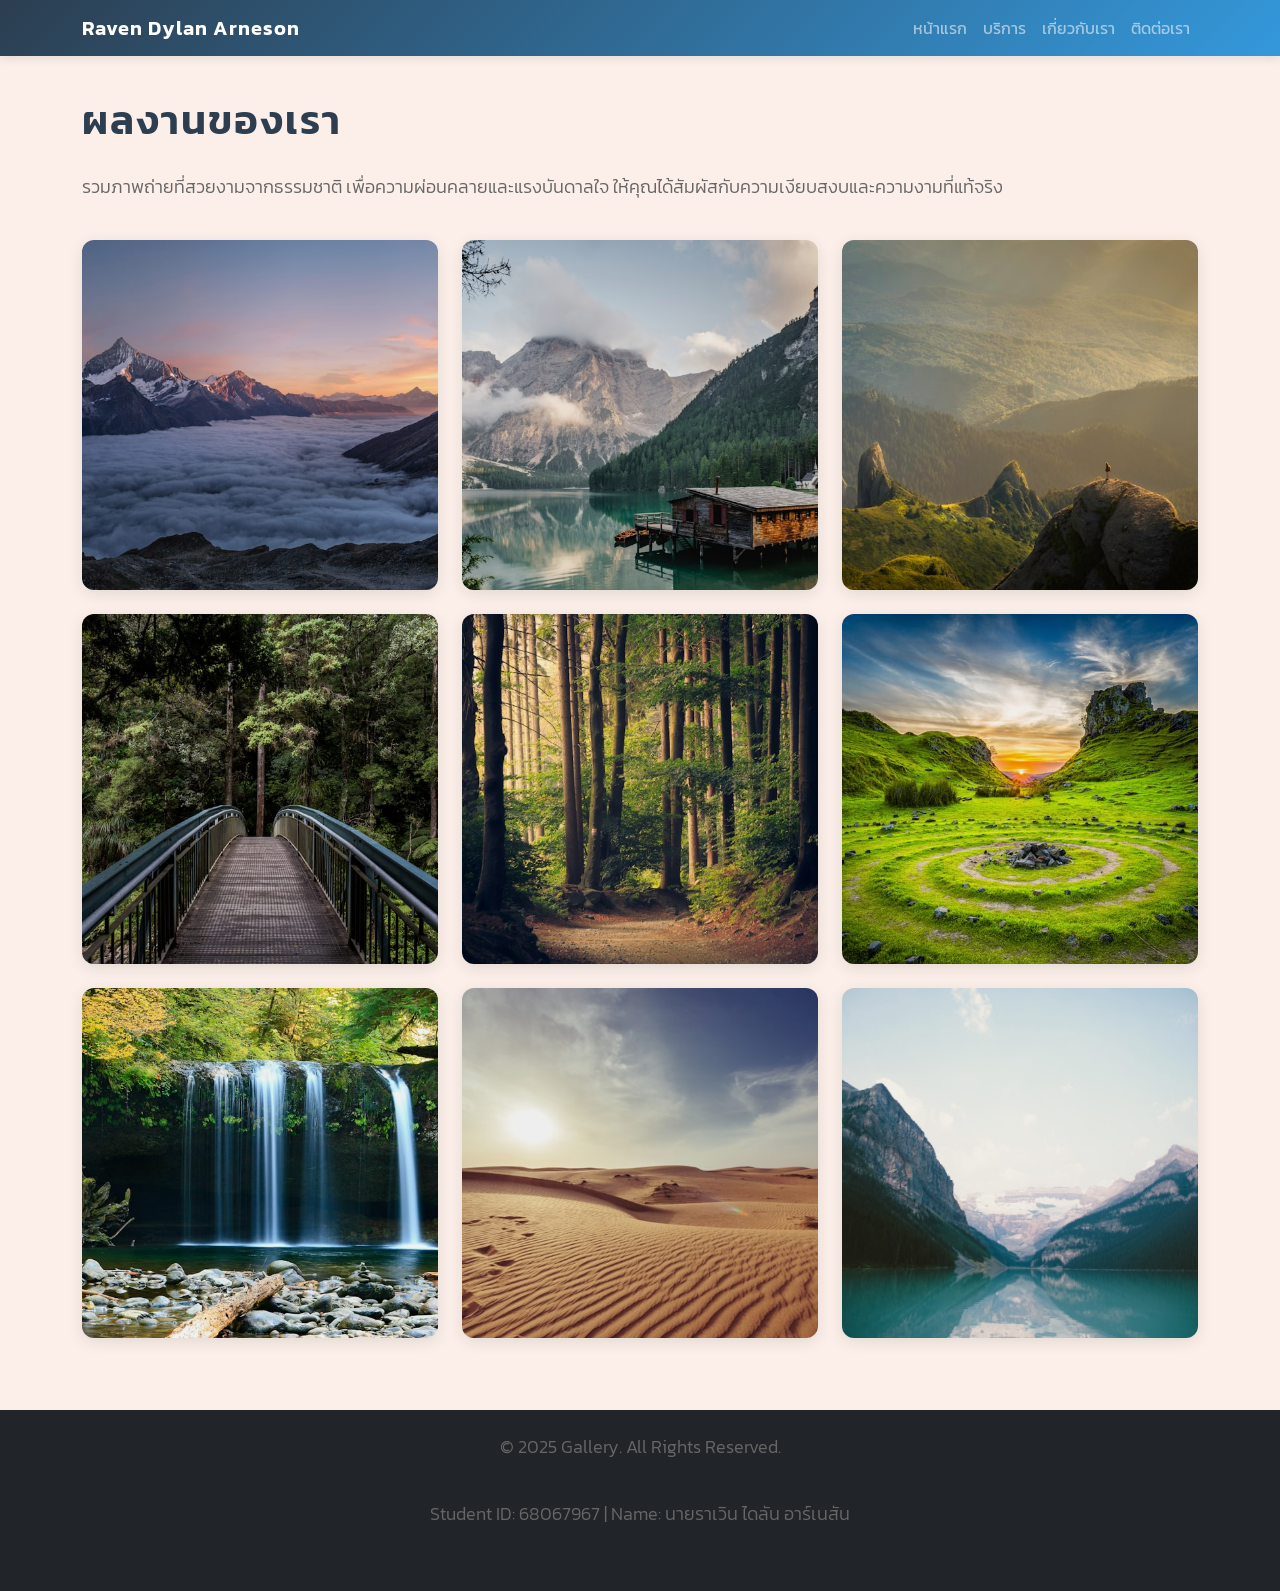
<file: L2_Raven_Dylan_Arneson_68067967-main/L2_Raven_Dylan_Arneson_68067967-main/index.html>
<!DOCTYPE html>
<html lang="en">

<head>
    <meta charset="UTF-8">
    <meta name="viewport" content="width=device-width, initial-scale=1.0">
    <title>Raven Dylan Arneson</title>

    <link href="https://cdn.jsdelivr.net/npm/bootstrap@5.3.8/dist/css/bootstrap.min.css" rel="stylesheet"
        integrity="sha384-sRIl4kxILFvY47J16cr9ZwB07vP4J8+LH7qKQnuqkuIAvNWLzeN8tE5YBujZqJLB" crossorigin="anonymous">

    <link rel="preconnect" href="https://fonts.googleapis.com">
    <link rel="preconnect" href="https://fonts.gstatic.com" crossorigin>
    <link href="https://fonts.googleapis.com/css2?family=Kanit:wght@300;400;600&display=swap" rel="stylesheet">

    <link rel="stylesheet" href="gallary.css">
</head>

<body>

    <nav class="navbar navbar-expand-sm navbar-dark bg-dark">
        <div class="container">
            <a href="#" class="navbar-brand">Raven Dylan Arneson</a>
            <button class="navbar-toggler" data-bs-toggle="collapse" data-bs-target="#navbar1">
                <span class="navbar-toggler-icon"></span>
            </button>
            <div id="navbar1" class="collapse navbar-collapse">
                <ul class="navbar-nav ms-auto">
                    <li class="nav-item"><a href="#" class="nav-link">หน้าแรก</a></li>
                    <li class="nav-item"><a href="#" class="nav-link">บริการ</a></li>
                    <li class="nav-item"><a href="#" class="nav-link">เกี่ยวกับเรา</a></li>
                    <li class="nav-item"><a href="#" class="nav-link">ติดต่อเรา</a></li>
                </ul>
            </div>
        </div>
    </nav>

    <div class="container mt-4">
        <h1>ผลงานของเรา</h1>
        <p>รวมภาพถ่ายที่สวยงามจากธรรมชาติ เพื่อความผ่อนคลายและแรงบันดาลใจ
            ให้คุณได้สัมผัสกับความเงียบสงบและความงามที่แท้จริง</p>

        <div class="row mb-4">

            <div class="col-md-4 mb-4">
                <img src="images/mountain.jpg" class="img-fluid" alt="Mountain Landscape">
            </div>
            <div class="col-md-4 mb-4">
                <img src="images/nature.jpg" class="img-fluid" alt="Nature Scene">
            </div>
            <div class="col-md-4 mb-4">
                <img src="images/forest.jpg" class="img-fluid" alt="Forest Path">
            </div>
            <div class="col-md-4 mb-4">
                <img src="images/misty.jpg" class="img-fluid" alt="Misty Trees">
            </div>
            <div class="col-md-4 mb-4">
                <img src="images/sunny.jpg" class="img-fluid" alt="Sunny Woods">
            </div>
            <div class="col-md-4 mb-4">
                <img src="images/river.jpg" class="img-fluid" alt="River Flow">
            </div>
            <div class="col-md-4 mb-4">
                <img src="images/waterfall.jpg" class="img-fluid" alt="Waterfall">
            </div>
            <div class="col-md-4 mb-4">
                <img src="images/desert.jpg" class="img-fluid" alt="Desert Dunes">
            </div>
            <div class="col-md-4 mb-4">
                <img src="images/lake.jpg" class="img-fluid" alt="Mountain Lake">
            </div>

        </div>
    </div>

    <footer class="bg-dark text-white text-center py-4 mt-5">
        <p>&copy; 2025 Gallery. All Rights Reserved.</p>
        <p>Student ID: 68067967 | Name: นายราเวิน ไดลัน อาร์เนสัน</p>
    </footer>

</body>

</html>
</file>
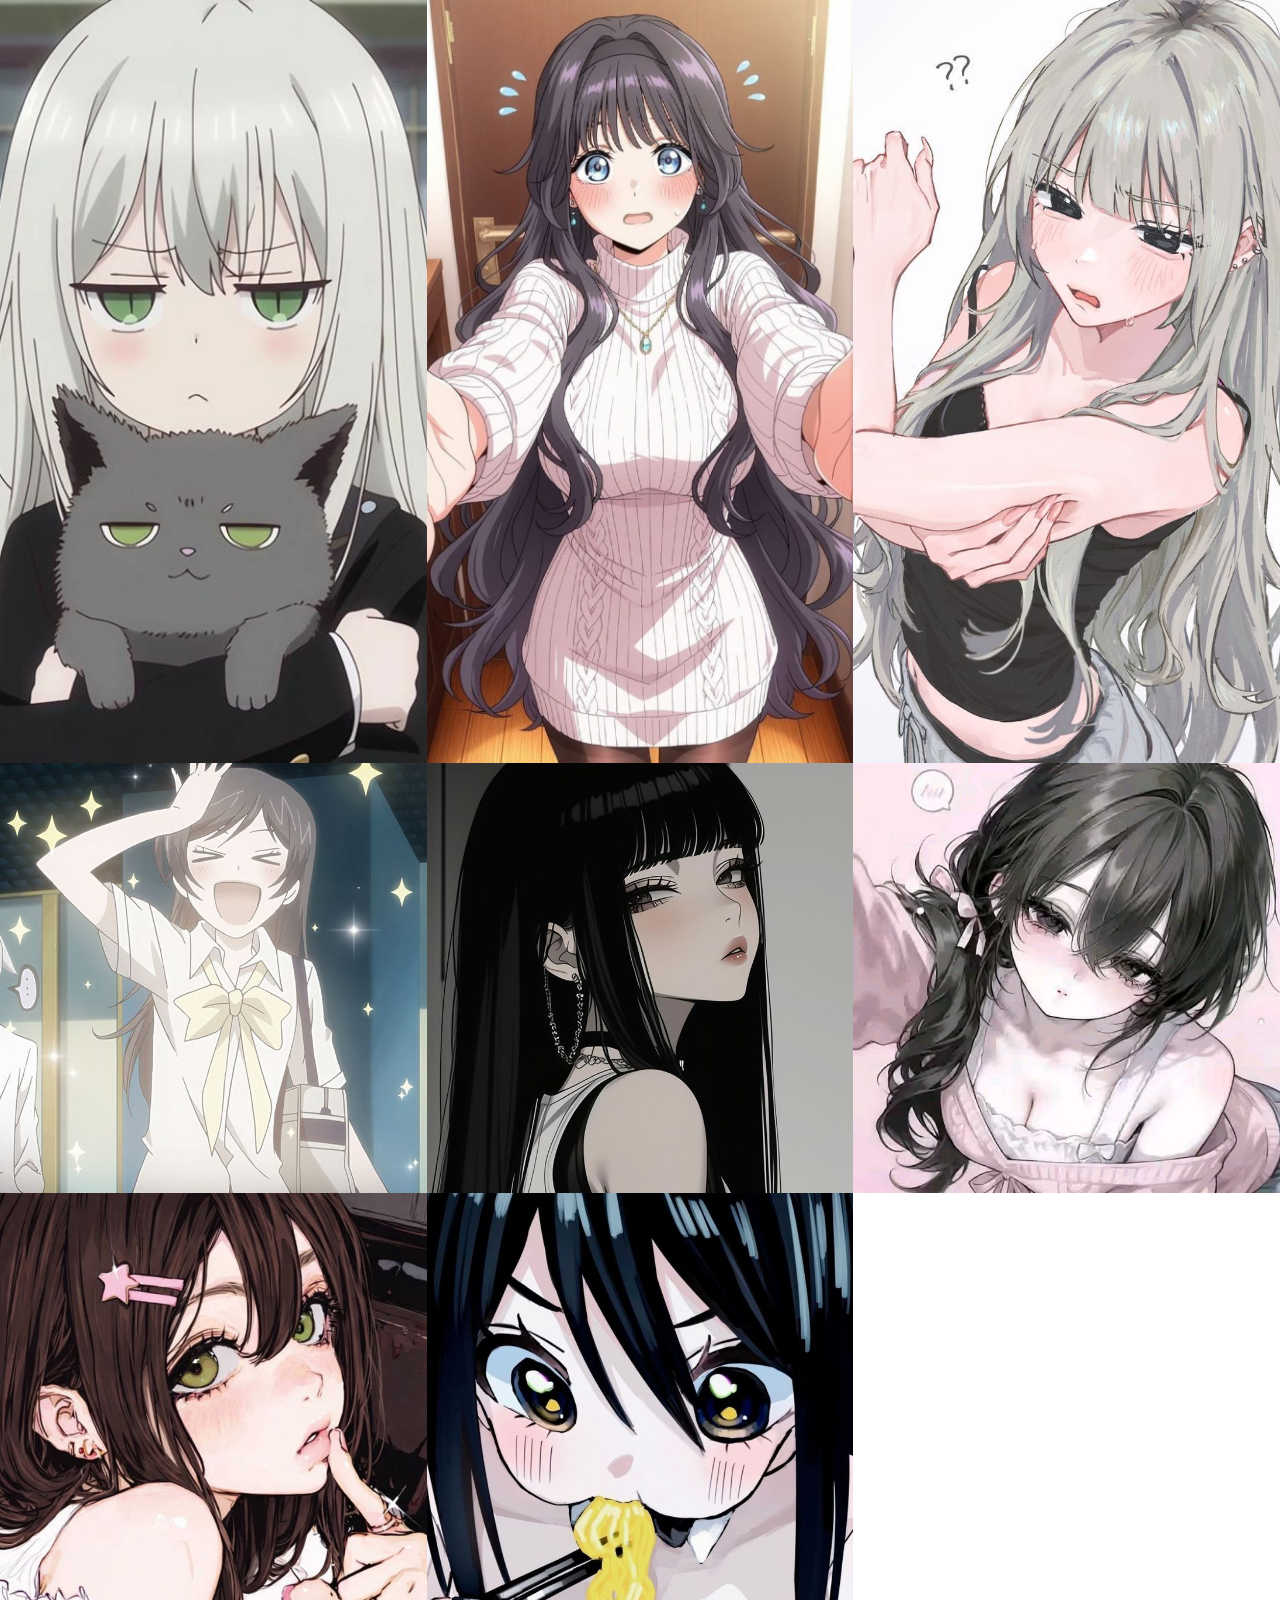
<file: L4_Raven_Dylan_Arneson_68067967-main/L4_Raven_Dylan_Arneson_68067967-main/index.html>
<!DOCTYPE html>
<html lang="en">

<head>
    <meta charset="UTF-8">
    <meta name="viewport" content="width=device-width, initial-scale=1.0">
    <title>Image Carousel Popup</title>
    <link rel="stylesheet" href="style.css">
</head>

<body>

    <section class="gallery">
        <div class="img-container">
            <img src="images/1.jpg" alt="1">
        </div>

        <div class="img-container">
            <img src="images/2.jpg" alt="2">
        </div>

        <div class="img-container">
            <img src="images/3.jpg" alt="3">
        </div>

        <div class="img-container">
            <img src="images/4.jpg" alt="4">
        </div>

        <div class="img-container">
            <img src="images/5.jpg" alt="5">
        </div>

        <div class="img-container">
            <img src="images/6.jpg" alt="6">
        </div>

        <div class="img-container">
            <img src="images/7.jpg" alt="7">
        </div>

        <div class="img-container">
            <img src="images/8.jpg" alt="8">
        </div>
    </section>

    <div class="modal">
        <img src="images/1.jpg" alt="" class="full-image">
    </div>

    <script src="L4app.js"></script>
</body>
<!-- ราเวินนนนน -->

</html>
</file>
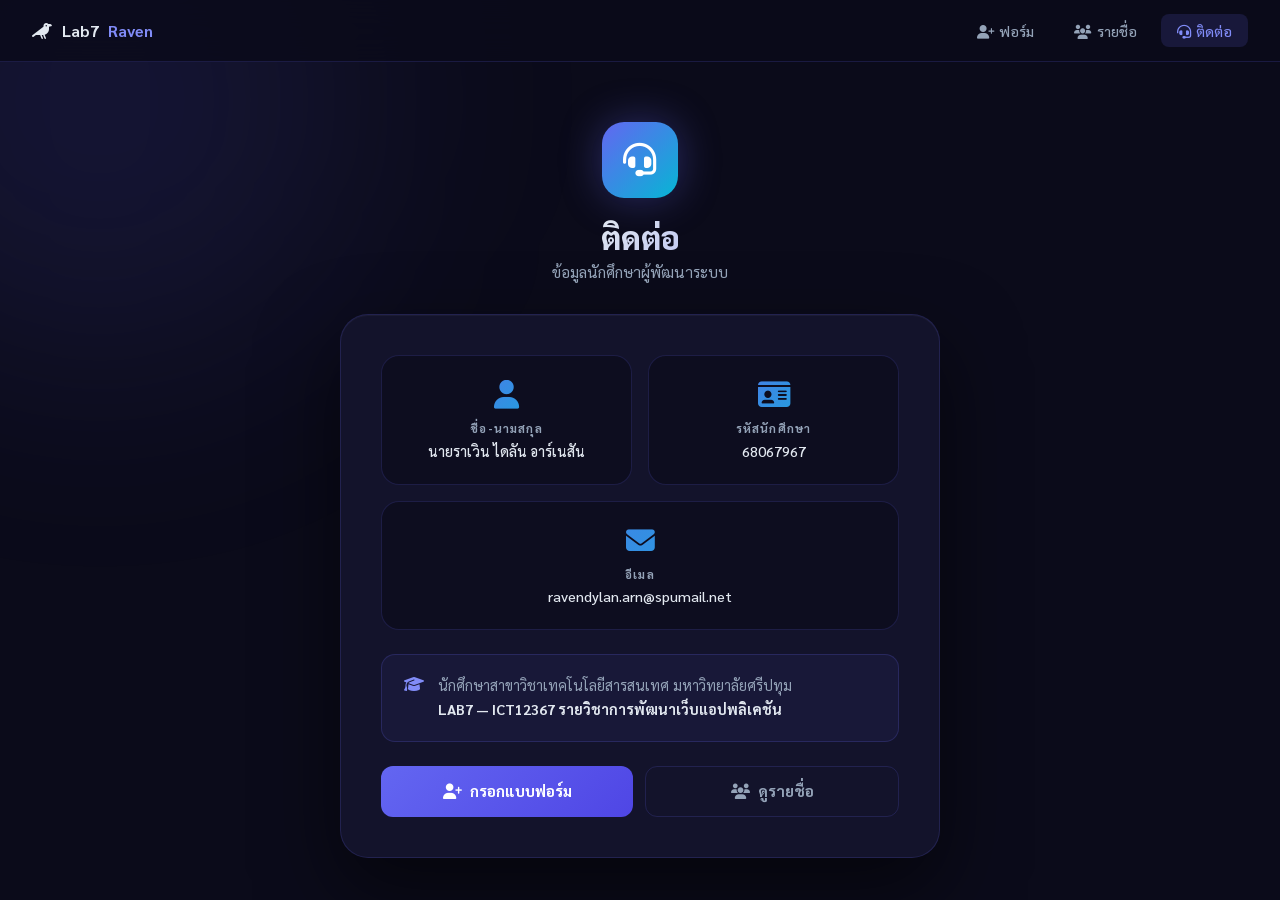
<file: L7_Raven_Dylan_Arneson_68067967-main/L7_Raven_Dylan_Arneson_68067967-main/LAB7_68067967_Raven/myapp/templates/contact.html>
<!DOCTYPE html>
<html lang="th">

<head>
    <meta charset="UTF-8">
    <meta name="viewport" content="width=device-width, initial-scale=1.0">
    <title>ติดต่อเรา — LAB7 Raven</title>
    <link href="https://fonts.googleapis.com/css2?family=Sarabun:wght@300;400;500;600;700;800&display=swap"
        rel="stylesheet">
    <link href="https://cdnjs.cloudflare.com/ajax/libs/font-awesome/6.5.0/css/all.min.css" rel="stylesheet">
    <style>
        *,
        *::before,
        *::after {
            box-sizing: border-box;
            margin: 0;
            padding: 0;
        }

        :root {
            --primary: #6366f1;
            --primary-dark: #4f46e5;
            --primary-light: #818cf8;
            --accent: #06b6d4;
            --bg: #0b0b1a;
            --bg-card: #13132b;
            --bg-input: #0d0d1f;
            --text: #e2e8f0;
            --text-muted: #94a3b8;
            --border: rgba(99, 102, 241, 0.18);
        }

        body {
            font-family: 'Sarabun', sans-serif;
            background: var(--bg);
            min-height: 100vh;
            display: flex;
            flex-direction: column;
            align-items: center;
            justify-content: center;
            padding: 2.5rem 1rem;
            overflow-x: hidden;
        }

        body::before {
            content: '';
            position: fixed;
            border-radius: 50%;
            filter: blur(120px);
            pointer-events: none;
            z-index: 0;
            width: 500px;
            height: 500px;
            top: -150px;
            left: -150px;
            background: rgba(99, 102, 241, 0.12);
            animation: blob 15s ease-in-out infinite alternate;
        }

        @keyframes blob {
            0% {
                transform: scale(1) translate(0, 0)
            }

            100% {
                transform: scale(1.1) translate(40px, 40px)
            }
        }

        .navbar {
            position: fixed;
            top: 0;
            left: 0;
            right: 0;
            z-index: 100;
            padding: .9rem 2rem;
            display: flex;
            align-items: center;
            justify-content: space-between;
            background: rgba(11, 11, 26, .85);
            backdrop-filter: blur(20px);
            border-bottom: 1px solid var(--border);
        }

        .nav-brand {
            display: flex;
            align-items: center;
            gap: .6rem;
            font-weight: 700;
            font-size: 1rem;
            color: var(--text);
            text-decoration: none;
        }

        .nav-brand span {
            color: var(--primary-light);
        }

        .nav-links {
            display: flex;
            gap: .5rem;
        }

        .nav-link {
            padding: .45rem 1rem;
            border-radius: 8px;
            color: var(--text-muted);
            text-decoration: none;
            font-size: .875rem;
            font-weight: 500;
            transition: all .25s;
        }

        .nav-link:hover,
        .nav-link.active {
            background: rgba(99, 102, 241, .15);
            color: var(--primary-light);
        }

        .nav-link i {
            margin-right: .3rem;
        }

        .wrapper {
            position: relative;
            z-index: 1;
            width: 100%;
            max-width: 600px;
            margin-top: 5rem;
            animation: fadeUp .65s ease both;
        }

        @keyframes fadeUp {
            from {
                opacity: 0;
                transform: translateY(28px)
            }

            to {
                opacity: 1;
                transform: translateY(0)
            }
        }

        .page-header {
            text-align: center;
            margin-bottom: 2rem;
        }

        .header-icon {
            width: 76px;
            height: 76px;
            background: linear-gradient(135deg, var(--primary), var(--accent));
            border-radius: 22px;
            display: flex;
            align-items: center;
            justify-content: center;
            margin: 0 auto 1.1rem;
            box-shadow: 0 0 40px rgba(99, 102, 241, .35);
        }

        .header-icon i {
            font-size: 2.1rem;
            color: #fff;
        }

        .page-header h1 {
            font-size: 2rem;
            font-weight: 800;
            background: linear-gradient(135deg, #e2e8f0 40%, var(--primary-light));
            -webkit-background-clip: text;
            -webkit-text-fill-color: transparent;
            background-clip: text;
            margin-bottom: .35rem;
        }

        .page-header p {
            color: var(--text-muted);
            font-size: .95rem;
        }

        .card {
            background: var(--bg-card);
            border: 1px solid var(--border);
            border-radius: 28px;
            padding: 2.5rem;
            box-shadow: 0 32px 80px rgba(0, 0, 0, .55), inset 0 1px 0 rgba(255, 255, 255, .04);
        }

        .contact-grid {
            display: grid;
            grid-template-columns: 1fr 1fr;
            gap: 1rem;
            margin-bottom: 1.5rem;
        }

        .contact-card {
            background: var(--bg-input);
            border: 1px solid var(--border);
            border-radius: 18px;
            padding: 1.5rem;
            text-align: center;
            transition: all .3s;
            cursor: default;
        }

        .contact-card:hover {
            border-color: var(--primary);
            box-shadow: 0 0 24px rgba(99, 102, 241, .18);
            transform: translateY(-4px);
        }

        .contact-card .cc-icon {
            font-size: 1.8rem;
            margin-bottom: .75rem;
            display: block;
            background: linear-gradient(135deg, var(--primary), var(--accent));
            -webkit-background-clip: text;
            -webkit-text-fill-color: transparent;
            background-clip: text;
        }

        .contact-card .cc-label {
            font-size: .72rem;
            color: var(--text-muted);
            text-transform: uppercase;
            letter-spacing: .1em;
            font-weight: 700;
            margin-bottom: .35rem;
        }

        .contact-card .cc-value {
            color: var(--text);
            font-size: .9rem;
            font-weight: 500;
        }

        .info-box {
            background: rgba(99, 102, 241, .07);
            border: 1px solid rgba(99, 102, 241, .2);
            border-radius: 14px;
            padding: 1.2rem 1.4rem;
            display: flex;
            gap: .85rem;
            align-items: flex-start;
            margin-bottom: 1.5rem;
        }

        .info-box i {
            color: var(--primary-light);
            margin-top: 2px;
            flex-shrink: 0;
        }

        .info-box p {
            color: var(--text-muted);
            font-size: .9rem;
            line-height: 1.65;
        }

        .info-box p strong {
            color: var(--text);
        }

        .btn-row {
            display: flex;
            gap: .75rem;
        }

        .btn-primary,
        .btn-outline {
            flex: 1;
            padding: .9rem;
            border-radius: 12px;
            font-family: 'Sarabun', sans-serif;
            font-size: .95rem;
            font-weight: 700;
            cursor: pointer;
            text-decoration: none;
            text-align: center;
            display: flex;
            align-items: center;
            justify-content: center;
            gap: .5rem;
            transition: all .28s;
        }

        .btn-primary {
            background: linear-gradient(135deg, var(--primary), var(--primary-dark));
            color: #fff;
            border: none;
        }

        .btn-primary:hover {
            transform: translateY(-2px);
            box-shadow: 0 8px 28px rgba(99, 102, 241, .5);
        }

        .btn-outline {
            background: transparent;
            color: var(--text-muted);
            border: 1.5px solid var(--border);
        }

        .btn-outline:hover {
            border-color: var(--primary);
            color: var(--primary-light);
        }

        @media(max-width:480px) {
            .contact-grid {
                grid-template-columns: 1fr
            }

            .card {
                padding: 1.75rem 1.25rem
            }

            .btn-row {
                flex-direction: column
            }
        }
    </style>
</head>

<body>
    <nav class="navbar">
        <a href="/" class="nav-brand"><i class="fas fa-crow"></i>Lab7 <span>Raven</span></a>
        <div class="nav-links">
            <a href="/form/" class="nav-link"><i class="fas fa-user-plus"></i>ฟอร์ม</a>
            <a href="/employees/" class="nav-link"><i class="fas fa-users"></i>รายชื่อ</a>
            <a href="/contact/" class="nav-link active"><i class="fas fa-headset"></i>ติดต่อ</a>
        </div>
    </nav>

    <div class="wrapper">
        <div class="page-header">
            <div class="header-icon"><i class="fas fa-headset"></i></div>
            <h1>ติดต่อ</h1>
            <p>ข้อมูลนักศึกษาผู้พัฒนาระบบ</p>
        </div>

        <div class="card">
            <div class="contact-grid">
                <div class="contact-card">
                    <i class="fas fa-user cc-icon"></i>
                    <div class="cc-label">ชื่อ-นามสกุล</div>
                    <div class="cc-value">นายราเวิน ไดลัน อาร์เนสัน</div>
                </div>
                <div class="contact-card">
                    <i class="fas fa-id-card cc-icon"></i>
                    <div class="cc-label">รหัสนักศึกษา</div>
                    <div class="cc-value">68067967</div>
                </div>
                <div class="contact-card" style="grid-column: 1 / -1;">
                    <i class="fas fa-envelope cc-icon"></i>
                    <div class="cc-label">อีเมล</div>
                    <div class="cc-value">ravendylan.arn@spumail.net</div>
                </div>
            </div>

            <div class="info-box">
                <i class="fas fa-graduation-cap"></i>
                <p>
                    นักศึกษาสาขาวิชาเทคโนโลยีสารสนเทศ มหาวิทยาลัยศรีปทุม<br>
                    <strong>LAB7 — ICT12367 รายวิชาการพัฒนาเว็บแอปพลิเคชัน</strong>
                </p>
            </div>

            <div class="btn-row">
                <a href="/form/" class="btn-primary"><i class="fas fa-user-plus"></i>กรอกแบบฟอร์ม</a>
                <a href="/employees/" class="btn-outline"><i class="fas fa-users"></i>ดูรายชื่อ</a>
            </div>
        </div>
    </div>
</body>

</html>
</file>
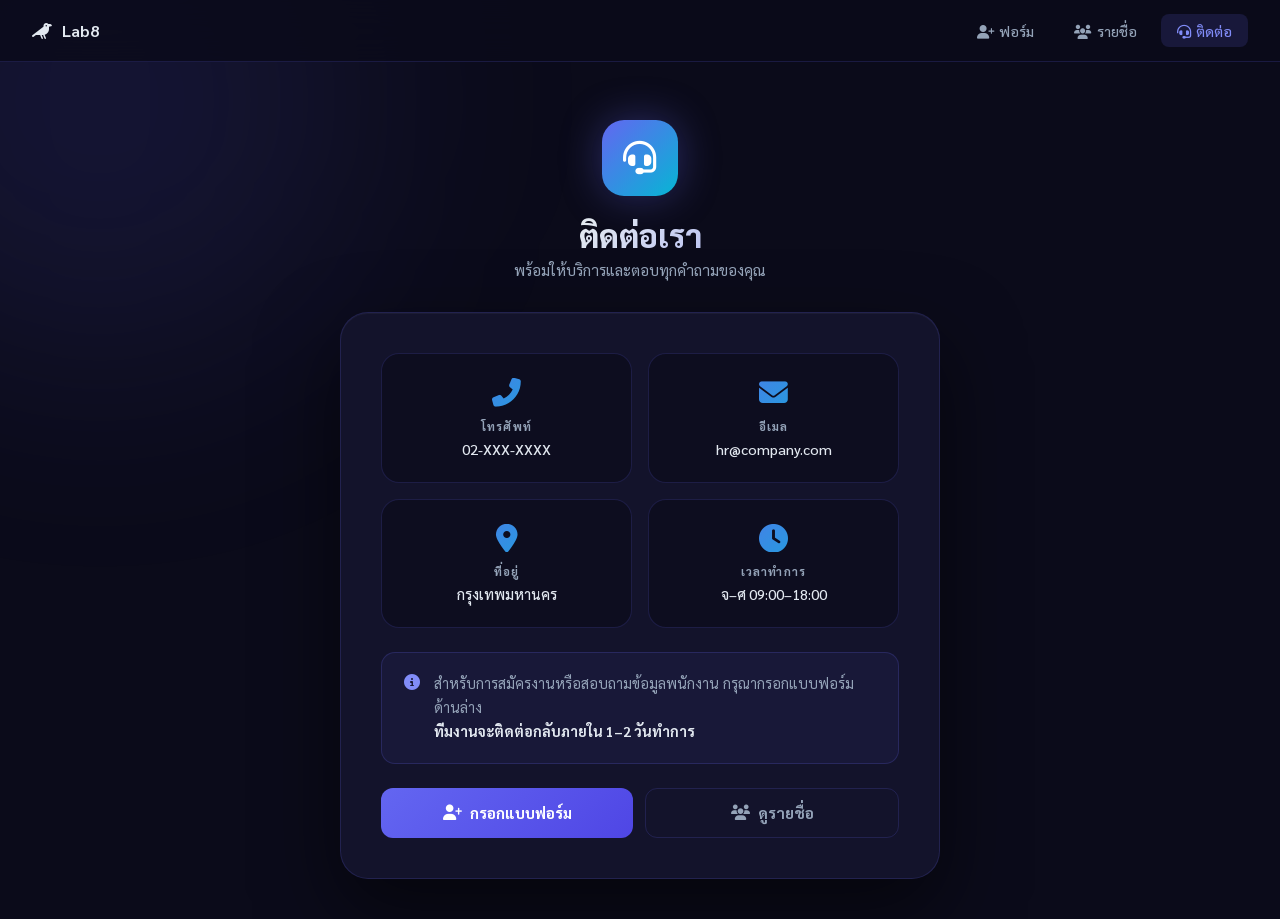
<file: L8_Raven_Dylan_Arneson_68067967-main/L8_Raven_Dylan_Arneson_68067967-main/Lab8/LAB8_68067967_Raven/myapp/templates/contact.html>
<!DOCTYPE html>
<html lang="th">

<head>
    <meta charset="UTF-8">
    <meta name="viewport" content="width=device-width, initial-scale=1.0">
    <title>ติดต่อเรา — LAB8</title>
    <link href="https://fonts.googleapis.com/css2?family=Sarabun:wght@300;400;500;600;700;800&display=swap"
        rel="stylesheet">
    <link href="https://cdnjs.cloudflare.com/ajax/libs/font-awesome/6.5.0/css/all.min.css" rel="stylesheet">
    <style>
        *,
        *::before,
        *::after {
            box-sizing: border-box;
            margin: 0;
            padding: 0;
        }

        :root {
            --primary: #6366f1;
            --primary-dark: #4f46e5;
            --primary-light: #818cf8;
            --accent: #06b6d4;
            --bg: #0b0b1a;
            --bg-card: #13132b;
            --bg-input: #0d0d1f;
            --text: #e2e8f0;
            --text-muted: #94a3b8;
            --border: rgba(99, 102, 241, 0.18);
        }

        body {
            font-family: 'Sarabun', sans-serif;
            background: var(--bg);
            min-height: 100vh;
            display: flex;
            flex-direction: column;
            align-items: center;
            justify-content: center;
            padding: 2.5rem 1rem;
            overflow-x: hidden;
        }

        body::before {
            content: '';
            position: fixed;
            border-radius: 50%;
            filter: blur(120px);
            pointer-events: none;
            z-index: 0;
            width: 500px;
            height: 500px;
            top: -150px;
            left: -150px;
            background: rgba(99, 102, 241, 0.12);
            animation: blob 15s ease-in-out infinite alternate;
        }

        @keyframes blob {
            0% {
                transform: scale(1) translate(0, 0)
            }

            100% {
                transform: scale(1.1) translate(40px, 40px)
            }
        }

        .navbar {
            position: fixed;
            top: 0;
            left: 0;
            right: 0;
            z-index: 100;
            padding: .9rem 2rem;
            display: flex;
            align-items: center;
            justify-content: space-between;
            background: rgba(11, 11, 26, .85);
            backdrop-filter: blur(20px);
            border-bottom: 1px solid var(--border);
        }

        .nav-brand {
            display: flex;
            align-items: center;
            gap: .6rem;
            font-weight: 700;
            font-size: 1rem;
            color: var(--text);
            text-decoration: none;
        }

        .nav-brand span {
            color: var(--primary-light);
        }

        .nav-links {
            display: flex;
            gap: .5rem;
        }

        .nav-link {
            padding: .45rem 1rem;
            border-radius: 8px;
            color: var(--text-muted);
            text-decoration: none;
            font-size: .875rem;
            font-weight: 500;
            transition: all .25s;
        }

        .nav-link:hover,
        .nav-link.active {
            background: rgba(99, 102, 241, .15);
            color: var(--primary-light);
        }

        .nav-link i {
            margin-right: .3rem;
        }

        .wrapper {
            position: relative;
            z-index: 1;
            width: 100%;
            max-width: 600px;
            margin-top: 5rem;
            animation: fadeUp .65s ease both;
        }

        @keyframes fadeUp {
            from {
                opacity: 0;
                transform: translateY(28px)
            }

            to {
                opacity: 1;
                transform: translateY(0)
            }
        }

        .page-header {
            text-align: center;
            margin-bottom: 2rem;
        }

        .header-icon {
            width: 76px;
            height: 76px;
            background: linear-gradient(135deg, var(--primary), var(--accent));
            border-radius: 22px;
            display: flex;
            align-items: center;
            justify-content: center;
            margin: 0 auto 1.1rem;
            box-shadow: 0 0 40px rgba(99, 102, 241, .35);
        }

        .header-icon i {
            font-size: 2.1rem;
            color: #fff;
        }

        .page-header h1 {
            font-size: 2rem;
            font-weight: 800;
            background: linear-gradient(135deg, #e2e8f0 40%, var(--primary-light));
            -webkit-background-clip: text;
            -webkit-text-fill-color: transparent;
            background-clip: text;
            margin-bottom: .35rem;
        }

        .page-header p {
            color: var(--text-muted);
            font-size: .95rem;
        }

        .card {
            background: var(--bg-card);
            border: 1px solid var(--border);
            border-radius: 28px;
            padding: 2.5rem;
            box-shadow: 0 32px 80px rgba(0, 0, 0, .55), inset 0 1px 0 rgba(255, 255, 255, .04);
        }

        .contact-grid {
            display: grid;
            grid-template-columns: 1fr 1fr;
            gap: 1rem;
            margin-bottom: 1.5rem;
        }

        .contact-card {
            background: var(--bg-input);
            border: 1px solid var(--border);
            border-radius: 18px;
            padding: 1.5rem;
            text-align: center;
            transition: all .3s;
            cursor: default;
        }

        .contact-card:hover {
            border-color: var(--primary);
            box-shadow: 0 0 24px rgba(99, 102, 241, .18);
            transform: translateY(-4px);
        }

        .contact-card .cc-icon {
            font-size: 1.8rem;
            margin-bottom: .75rem;
            display: block;
            background: linear-gradient(135deg, var(--primary), var(--accent));
            -webkit-background-clip: text;
            -webkit-text-fill-color: transparent;
            background-clip: text;
        }

        .contact-card .cc-label {
            font-size: .72rem;
            color: var(--text-muted);
            text-transform: uppercase;
            letter-spacing: .1em;
            font-weight: 700;
            margin-bottom: .35rem;
        }

        .contact-card .cc-value {
            color: var(--text);
            font-size: .9rem;
            font-weight: 500;
        }

        .info-box {
            background: rgba(99, 102, 241, .07);
            border: 1px solid rgba(99, 102, 241, .2);
            border-radius: 14px;
            padding: 1.2rem 1.4rem;
            display: flex;
            gap: .85rem;
            align-items: flex-start;
            margin-bottom: 1.5rem;
        }

        .info-box i {
            color: var(--primary-light);
            margin-top: 2px;
            flex-shrink: 0;
        }

        .info-box p {
            color: var(--text-muted);
            font-size: .9rem;
            line-height: 1.65;
        }

        .info-box p strong {
            color: var(--text);
        }

        .btn-row {
            display: flex;
            gap: .75rem;
        }

        .btn-primary,
        .btn-outline {
            flex: 1;
            padding: .9rem;
            border-radius: 12px;
            font-family: 'Sarabun', sans-serif;
            font-size: .95rem;
            font-weight: 700;
            cursor: pointer;
            text-decoration: none;
            text-align: center;
            display: flex;
            align-items: center;
            justify-content: center;
            gap: .5rem;
            transition: all .28s;
        }

        .btn-primary {
            background: linear-gradient(135deg, var(--primary), var(--primary-dark));
            color: #fff;
            border: none;
        }

        .btn-primary:hover {
            transform: translateY(-2px);
            box-shadow: 0 8px 28px rgba(99, 102, 241, .5);
        }

        .btn-outline {
            background: transparent;
            color: var(--text-muted);
            border: 1.5px solid var(--border);
        }

        .btn-outline:hover {
            border-color: var(--primary);
            color: var(--primary-light);
        }

        @media(max-width:480px) {
            .contact-grid {
                grid-template-columns: 1fr
            }

            .card {
                padding: 1.75rem 1.25rem
            }

            .btn-row {
                flex-direction: column
            }
        }
    </style>
</head>

<body>
    <nav class="navbar">
        <a href="/" class="nav-brand"><i class="fas fa-crow"></i>Lab8</a>
        <div class="nav-links">
            <a href="/form/" class="nav-link"><i class="fas fa-user-plus"></i>ฟอร์ม</a>
            <a href="/employees/" class="nav-link"><i class="fas fa-users"></i>รายชื่อ</a>
            <a href="/contact/" class="nav-link active"><i class="fas fa-headset"></i>ติดต่อ</a>
        </div>
    </nav>

    <div class="wrapper">
        <div class="page-header">
            <div class="header-icon"><i class="fas fa-headset"></i></div>
            <h1>ติดต่อเรา</h1>
            <p>พร้อมให้บริการและตอบทุกคำถามของคุณ</p>
        </div>

        <div class="card">
            <div class="contact-grid">
                <div class="contact-card">
                    <i class="fas fa-phone-alt cc-icon"></i>
                    <div class="cc-label">โทรศัพท์</div>
                    <div class="cc-value">02-XXX-XXXX</div>
                </div>
                <div class="contact-card">
                    <i class="fas fa-envelope cc-icon"></i>
                    <div class="cc-label">อีเมล</div>
                    <div class="cc-value">hr@company.com</div>
                </div>
                <div class="contact-card">
                    <i class="fas fa-map-marker-alt cc-icon"></i>
                    <div class="cc-label">ที่อยู่</div>
                    <div class="cc-value">กรุงเทพมหานคร</div>
                </div>
                <div class="contact-card">
                    <i class="fas fa-clock cc-icon"></i>
                    <div class="cc-label">เวลาทำการ</div>
                    <div class="cc-value">จ–ศ 09:00–18:00</div>
                </div>
            </div>

            <div class="info-box">
                <i class="fas fa-info-circle"></i>
                <p>
                    สำหรับการสมัครงานหรือสอบถามข้อมูลพนักงาน กรุณากรอกแบบฟอร์มด้านล่าง<br>
                    <strong>ทีมงานจะติดต่อกลับภายใน 1–2 วันทำการ</strong>
                </p>
            </div>

            <div class="btn-row">
                <a href="/form/" class="btn-primary"><i class="fas fa-user-plus"></i>กรอกแบบฟอร์ม</a>
                <a href="/employees/" class="btn-outline"><i class="fas fa-users"></i>ดูรายชื่อ</a>
            </div>
        </div>
    </div>
</body>

</html>
</file>
<file: L2_Raven_Dylan_Arneson_68067967-main/L2_Raven_Dylan_Arneson_68067967-main/gallary.css>
@import url('https://fonts.googleapis.com/css2?family=Kanit:wght@300;400;600&display=swap');

body {
    background-color: #fcefe9;
    /* Soft watercolor paper tone */
    font-family: 'Kanit', sans-serif;
    color: #4a4a4a;
}

h1 {
    margin-top: 40px;
    margin-bottom: 30px;
    color: #2c3e50;
    font-weight: 600;
    text-transform: uppercase;
    letter-spacing: 2px;
}

p {
    font-weight: 300;
    font-size: 1.1rem;
    color: #666;
    margin-bottom: 40px;
}

.img-fluid {
    width: 100%;
    height: 350px !important;
    /* Force height to override any specific attributes */
    object-fit: cover;
    border-radius: 12px;
    box-shadow: 0 4px 15px rgba(0, 0, 0, 0.1);
    /* Softer shadow */
    transition: all 0.4s cubic-bezier(0.175, 0.885, 0.32, 1.275);
    /* Bouncy transition */
    cursor: pointer;
    filter: brightness(0.95);
}

.img-fluid:hover {
    transform: scale(1.03) translateY(-5px);
    box-shadow: 0 15px 30px rgba(0, 0, 0, 0.2);
    filter: brightness(1.05);
}

.navbar {
    background: linear-gradient(135deg, #2c3e50 0%, #3498db 100%) !important;
    box-shadow: 0 2px 10px rgba(0, 0, 0, 0.1);
}

.navbar-brand {
    font-weight: 600;
    letter-spacing: 1px;
}
</file>
<file: L4_Raven_Dylan_Arneson_68067967-main/L4_Raven_Dylan_Arneson_68067967-main/style.css>
* {
    box-sizing: border-box;
    padding: 0;
    margin: 0;
}

.gallery {
    display: grid;
    grid-template-columns: repeat(auto-fit, minmax(350px, 1fr));
    min-height: 100vh;
}

.img-container img {
    width: 100%;
    height: 100%;
    object-fit: cover;
    cursor: pointer;
    transition: 0.3s;
}

.img-container img:hover {
    opacity: 0.8;
}

.modal {
    background: rgba(0, 0, 0, 0.8);
    position: fixed;
    top: 0;
    left: 0;
    width: 100%;
    height: 100%;
    opacity: 0;
    pointer-events: none;
    transition: 0.25s ease-out;
}

.modal.open {
    opacity: 1;
    pointer-events: all;
}

.full-image {
    position: absolute;
    top: 50%;
    left: 50%;
    transform: translate(-50%, -50%);
    max-height: 85%;
    box-shadow: 0 4px 8px rgba(0, 0, 0, 0.5);
}
</file>
